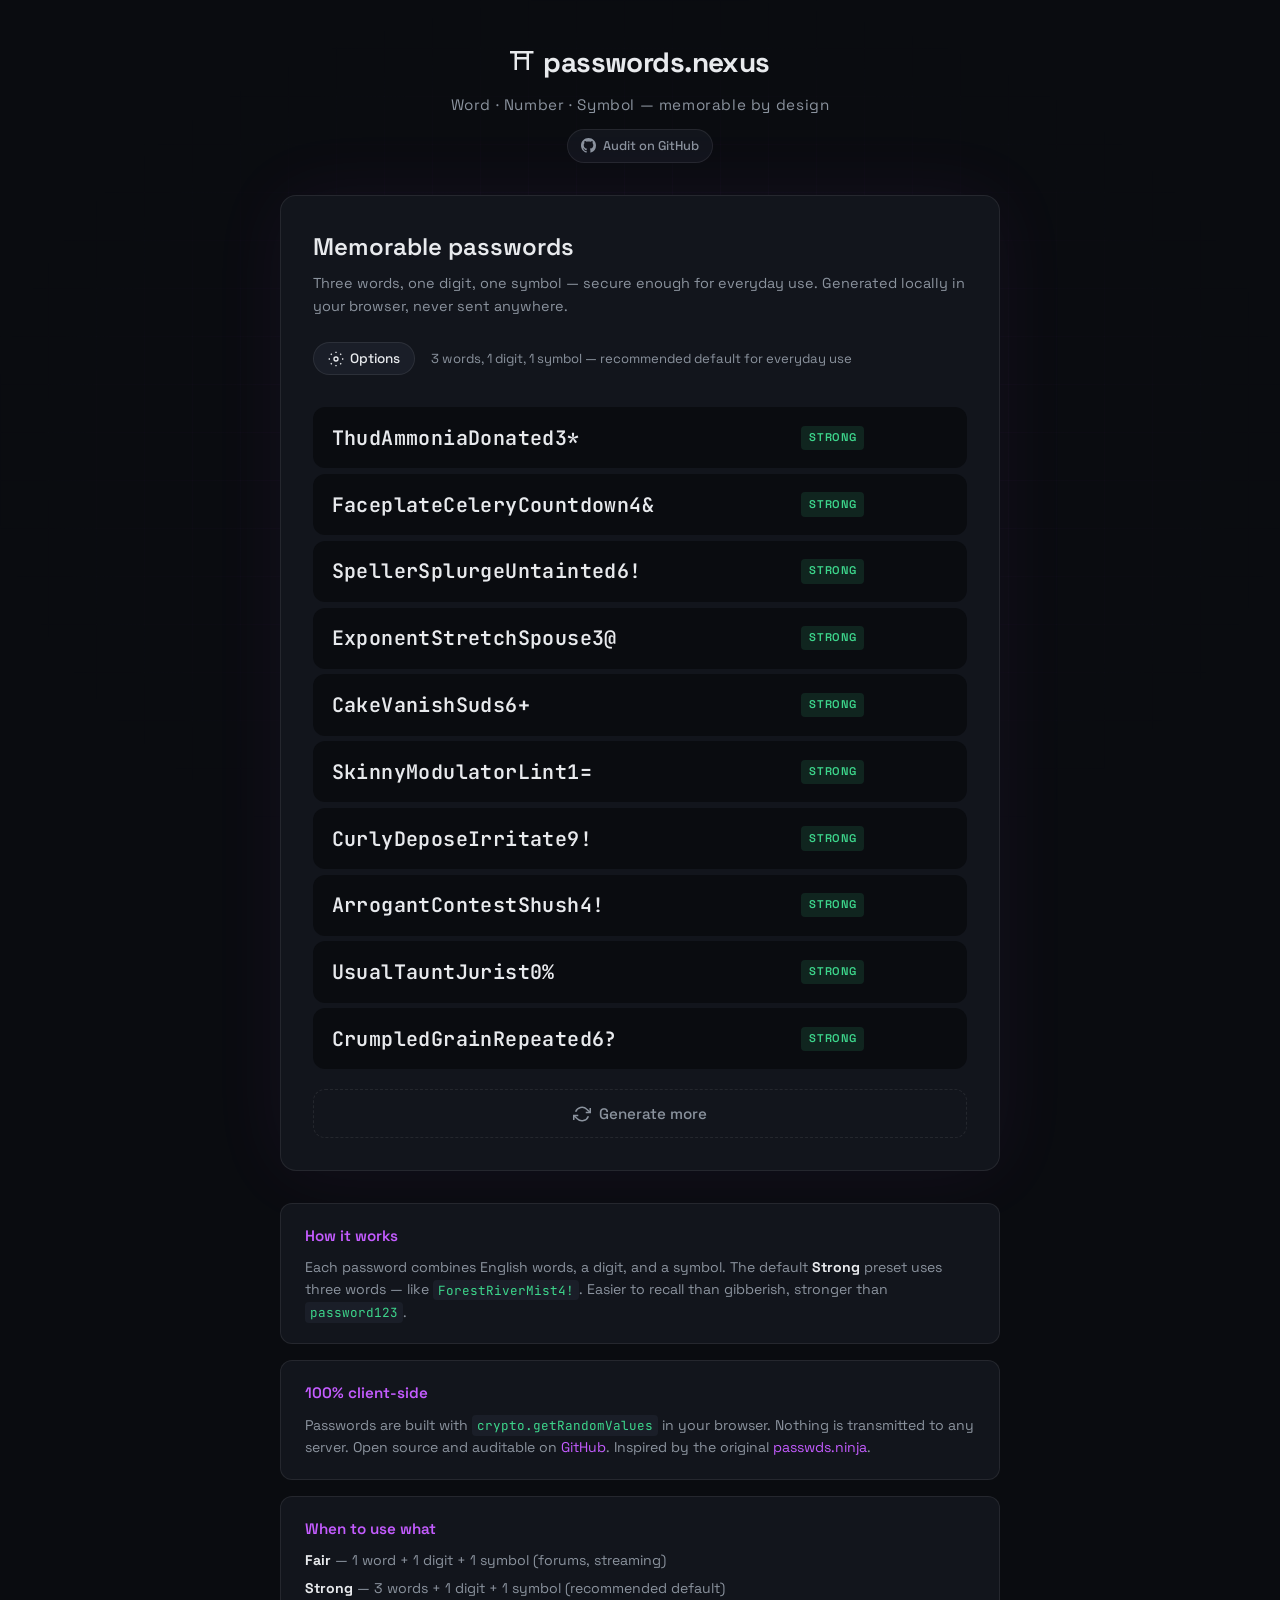
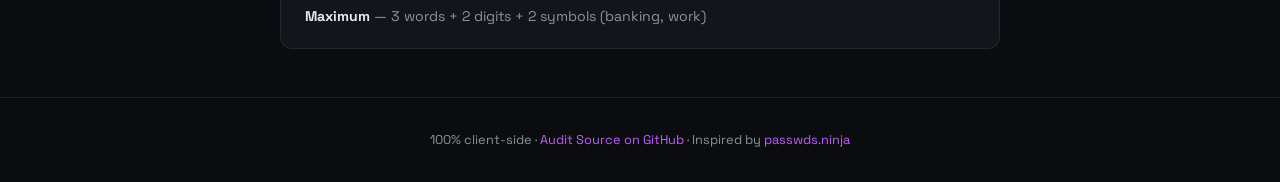
<file: index.html>
<!DOCTYPE html>
<html lang="en">
<head>
  <meta charset="UTF-8">
  <meta name="viewport" content="width=device-width, initial-scale=1.0">
  <title>passwords.nexus — Memorable Password Generator</title>
  <meta name="description" content="Generate easy-to-remember passwords from words, numbers and symbols. All generation happens in your browser — nothing leaves your device.">
  <link rel="preconnect" href="https://fonts.googleapis.com">
  <link rel="preconnect" href="https://fonts.gstatic.com" crossorigin>
  <link href="https://fonts.googleapis.com/css2?family=JetBrains+Mono:wght@400;600&family=Space+Grotesk:wght@400;500;600;700&display=swap" rel="stylesheet">
  <link rel="icon" type="image/svg+xml" href="/favicon.svg">
  <link rel="icon" type="image/png" sizes="32x32" href="/favicon-32x32.png">
  <link rel="icon" type="image/png" sizes="16x16" href="/favicon-16x16.png">
  <link rel="apple-touch-icon" sizes="180x180" href="/apple-touch-icon.png">
  <link rel="manifest" href="/site.webmanifest">
  <meta name="theme-color" content="#0a0c10">
  <link rel="stylesheet" href="css/style.css">
</head>
<body>
  <div class="bg-grid" aria-hidden="true"></div>

  <div class="site">
    <header class="masthead">
      <div class="masthead-inner">
        <a href="/" class="brand">
          <span class="brand-icon">⛩</span>
          <span class="brand-name">passwords.nexus</span>
        </a>
        <p class="tagline">Word · Number · Symbol — memorable by design</p>
        <a href="https://github.com/methinked/passwords.nexus" target="_blank" rel="noopener noreferrer" class="github-badge" title="Audit source code on GitHub">
          <svg width="15" height="15" viewBox="0 0 24 24" fill="currentColor" aria-hidden="true"><path d="M12 0C5.37 0 0 5.37 0 12c0 5.31 3.435 9.795 8.205 11.385.6.105.825-.255.825-.57 0-.285-.015-1.23-.015-2.235-3.015.555-3.795-.735-4.035-1.41-.135-.345-.72-1.41-1.23-1.695-.42-.225-1.02-.78-.015-.795.945-.015 1.62.87 1.845 1.23 1.08 1.815 2.805 1.305 3.495.99.105-.78.42-1.305.765-1.605-2.67-.3-5.46-1.335-5.46-5.925 0-1.305.465-2.385 1.23-3.225-.12-.3-.54-1.53.12-3.18 0 0 1.005-.315 3.3 1.23.96-.27 1.98-.405 3-.405s2.04.135 3 .405c2.295-1.56 3.3-1.23 3.3-1.23.66 1.65.24 2.88.12 3.18.765.84 1.23 1.905 1.23 3.225 0 4.605-2.805 5.625-5.475 5.925.435.375.81 1.095.81 2.22 0 1.605-.015 2.895-.015 3.3 0 .315.225.69.825.57A12.02 12.02 0 0024 12c0-6.63-5.37-12-12-12z"/></svg>
          <span>Audit on GitHub</span>
        </a>
      </div>
    </header>

    <main class="main">
      <section class="generator-card">
        <div class="card-header">
          <h1>Memorable passwords</h1>
          <p class="subtitle">Three words, one digit, one symbol — secure enough for everyday use. Generated locally in your browser, never sent anywhere.</p>
        </div>

        <div class="options-bar">
          <button type="button" class="options-toggle" id="toggleOptions" aria-expanded="false" aria-controls="optionsPanel">
            <svg width="16" height="16" viewBox="0 0 24 24" fill="none" stroke="currentColor" stroke-width="2"><circle cx="12" cy="12" r="3"/><path d="M12 1v2M12 21v2M4.22 4.22l1.42 1.42M18.36 18.36l1.42 1.42M1 12h2M21 12h2M4.22 19.78l1.42-1.42M18.36 5.64l1.42-1.42"/></svg>
            Options
          </button>
          <p class="preset-desc" id="presetDesc"></p>
        </div>

        <div class="options-panel" id="optionsPanel">
          <fieldset class="preset-group">
            <legend>Strength preset</legend>
            <div class="preset-radios">
              <label class="preset-option">
                <input type="radio" name="preset" value="fair">
                <span>Fair</span>
              </label>
              <label class="preset-option">
                <input type="radio" name="preset" value="strong" checked>
                <span>Strong</span>
              </label>
              <label class="preset-option">
                <input type="radio" name="preset" value="maximum">
                <span>Maximum</span>
              </label>
              <label class="preset-option">
                <input type="radio" name="preset" value="custom">
                <span>Custom</span>
              </label>
            </div>
          </fieldset>

          <div class="custom-fields" id="customFields" hidden>
            <label>
              Words
              <select id="wordCount">
                <option value="1">1</option>
                <option value="2">2</option>
                <option value="3" selected>3</option>
              </select>
            </label>
            <label>
              Digits
              <select id="digitCount">
                <option value="1" selected>1</option>
                <option value="2">2</option>
                <option value="3">3</option>
                <option value="4">4</option>
                <option value="5">5</option>
                <option value="6">6</option>
              </select>
            </label>
            <label>
              Symbols
              <select id="symbolCount">
                <option value="1">1</option>
                <option value="2">2</option>
                <option value="3">3</option>
              </select>
            </label>
            <label>
              Word length
              <select id="wordLength">
                <option value="any">Any</option>
                <option value="short">Short (≤5)</option>
                <option value="medium">Medium (5–7)</option>
                <option value="long">Long (8+)</option>
              </select>
            </label>
            <label>
              Capitalisation
              <select id="capMode">
                <option value="title">Title (River)</option>
                <option value="lower">lowercase</option>
                <option value="random">MiXeD</option>
              </select>
            </label>
            <label>
              Word separator
              <select id="separator">
                <option value="">None</option>
                <option value="-">Hyphen (-)</option>
                <option value=".">Dot (.)</option>
              </select>
            </label>
          </div>
        </div>

        <ul class="password-list" id="passwords" aria-live="polite"></ul>

        <button type="button" class="more-btn" id="moreBtn">
          <svg width="18" height="18" viewBox="0 0 24 24" fill="none" stroke="currentColor" stroke-width="2"><path d="M23 4v6h-6M1 20v-6h6"/><path d="M3.51 9a9 9 0 0114.85-3.36L23 10M1 14l4.64 4.36A9 9 0 0020.49 15"/></svg>
          Generate more
        </button>
      </section>

      <section class="info-grid">
        <article class="info-card">
          <h2>How it works</h2>
          <p>Each password combines English words, a digit, and a symbol. The default <strong>Strong</strong> preset uses three words — like <code>ForestRiverMist4!</code>. Easier to recall than gibberish, stronger than <code>password123</code>.</p>
        </article>
        <article class="info-card">
          <h2>100% client-side</h2>
          <p>Passwords are built with <code>crypto.getRandomValues</code> in your browser. Nothing is transmitted to any server. Open source and auditable on <a href="https://github.com/methinked/passwords.nexus" target="_blank" rel="noopener noreferrer">GitHub</a>. Inspired by the original <a href="https://github.com/allixsenos/passwds-ninja-web" target="_blank" rel="noopener">passwds.ninja</a>.</p>
        </article>
        <article class="info-card">
          <h2>When to use what</h2>
          <ul>
            <li><strong>Fair</strong> — 1 word + 1 digit + 1 symbol (forums, streaming)</li>
            <li><strong>Strong</strong> — 3 words + 1 digit + 1 symbol (recommended default)</li>
            <li><strong>Maximum</strong> — 3 words + 2 digits + 2 symbols (banking, work)</li>
          </ul>
        </article>
      </section>
    </main>

    <footer class="footer">
      <p>100% client-side · <a href="https://github.com/methinked/passwords.nexus" target="_blank" rel="noopener noreferrer">Audit Source on GitHub</a> · Inspired by <a href="https://passwds.ninja" target="_blank" rel="noopener">passwds.ninja</a></p>
    </footer>
  </div>

  <div class="toast" id="toast" role="status" aria-live="polite"></div>

  <script type="module" src="js/app.js"></script>
</body>
</html>
</file>
<file: css/style.css>
:root {
  --bg: #0a0c10;
  --bg-card: #12151c;
  --bg-elevated: #1a1e28;
  --border: rgba(255, 255, 255, 0.08);
  --text: #e8eaed;
  --text-muted: #8b939e;
  --accent: #c45cff;
  --accent-dim: rgba(196, 92, 255, 0.15);
  --accent-glow: rgba(196, 92, 255, 0.35);
  --green: #3dd68c;
  --yellow: #f5c542;
  --orange: #f59e42;
  --font: 'Space Grotesk', system-ui, sans-serif;
  --mono: 'JetBrains Mono', ui-monospace, monospace;
  --radius: 12px;
  --transition: 0.2s ease;
}

*, *::before, *::after { box-sizing: border-box; margin: 0; padding: 0; }

html { scroll-behavior: smooth; }

body {
  font-family: var(--font);
  background: var(--bg);
  color: var(--text);
  min-height: 100vh;
  line-height: 1.6;
  -webkit-font-smoothing: antialiased;
}

.bg-grid {
  position: fixed;
  inset: 0;
  background-image:
    linear-gradient(rgba(196, 92, 255, 0.03) 1px, transparent 1px),
    linear-gradient(90deg, rgba(196, 92, 255, 0.03) 1px, transparent 1px);
  background-size: 48px 48px;
  mask-image: radial-gradient(ellipse at center, black 20%, transparent 75%);
  pointer-events: none;
  z-index: 0;
}

.site {
  position: relative;
  z-index: 1;
  min-height: 100vh;
  display: flex;
  flex-direction: column;
}

a { color: var(--accent); text-decoration: none; }
a:hover { text-decoration: underline; }

code {
  font-family: var(--mono);
  font-size: 0.9em;
  background: var(--bg-elevated);
  padding: 0.15em 0.4em;
  border-radius: 4px;
  color: var(--green);
}

/* Header */
.masthead {
  padding: 2.5rem 1.5rem 1rem;
  text-align: center;
}

.brand {
  display: inline-flex;
  align-items: center;
  gap: 0.6rem;
  color: var(--text);
  text-decoration: none;
  font-size: 1.75rem;
  font-weight: 700;
  letter-spacing: -0.02em;
}

.brand:hover { text-decoration: none; opacity: 0.9; }

.brand-icon { font-size: 1.5rem; filter: grayscale(0.2); }

.tagline {
  margin-top: 0.5rem;
  color: var(--text-muted);
  font-size: 0.95rem;
  letter-spacing: 0.04em;
}

.github-badge {
  display: inline-flex;
  align-items: center;
  gap: 0.45rem;
  margin-top: 0.75rem;
  padding: 0.35rem 0.8rem;
  font-size: 0.8rem;
  font-weight: 500;
  color: var(--text-muted);
  background: var(--bg-card);
  border: 1px solid var(--border);
  border-radius: 100px;
  text-decoration: none;
  transition: var(--transition);
}

.github-badge:hover {
  color: var(--text);
  border-color: var(--accent);
  background: var(--bg-elevated);
  text-decoration: none;
  box-shadow: 0 2px 12px var(--accent-dim);
}

.github-badge svg {
  fill: currentColor;
  flex-shrink: 0;
}

/* Main */
.main {
  flex: 1;
  width: min(720px, 92vw);
  margin: 0 auto;
  padding: 1rem 0 3rem;
}

.generator-card {
  background: var(--bg-card);
  border: 1px solid var(--border);
  border-radius: calc(var(--radius) + 4px);
  padding: 2rem;
  box-shadow: 0 0 80px rgba(196, 92, 255, 0.06);
}

.card-header h1 {
  font-size: 1.5rem;
  font-weight: 600;
  margin-bottom: 0.35rem;
}

.subtitle {
  color: var(--text-muted);
  font-size: 0.9rem;
}

/* Options */
.options-bar {
  display: flex;
  align-items: center;
  gap: 1rem;
  margin: 1.5rem 0 0.75rem;
  flex-wrap: wrap;
}

.options-toggle {
  display: inline-flex;
  align-items: center;
  gap: 0.4rem;
  background: var(--bg-elevated);
  border: 1px solid var(--border);
  color: var(--text);
  padding: 0.45rem 0.85rem;
  border-radius: 100px;
  font-family: var(--font);
  font-size: 0.85rem;
  font-weight: 500;
  cursor: pointer;
  transition: border-color var(--transition), background var(--transition);
}

.options-toggle:hover {
  border-color: var(--accent);
  background: var(--accent-dim);
}

.preset-desc {
  color: var(--text-muted);
  font-size: 0.82rem;
  flex: 1;
  min-width: 200px;
}

.options-panel {
  max-height: 0;
  overflow: hidden;
  opacity: 0;
  transition: max-height 0.35s ease, opacity 0.25s ease, margin 0.25s ease;
  margin-bottom: 0;
}

.options-panel.open {
  max-height: 400px;
  opacity: 1;
  margin-bottom: 1rem;
  padding-top: 0.5rem;
}

.preset-group {
  border: none;
  margin-bottom: 1rem;
}

.preset-group legend {
  font-size: 0.75rem;
  font-weight: 600;
  text-transform: uppercase;
  letter-spacing: 0.08em;
  color: var(--text-muted);
  margin-bottom: 0.6rem;
}

.preset-radios {
  display: flex;
  flex-wrap: wrap;
  gap: 0.5rem;
}

.preset-option {
  cursor: pointer;
}

.preset-option input { position: absolute; opacity: 0; pointer-events: none; }

.preset-option span {
  display: block;
  padding: 0.4rem 0.85rem;
  border-radius: 100px;
  border: 1px solid var(--border);
  font-size: 0.85rem;
  font-weight: 500;
  transition: all var(--transition);
}

.preset-option input:checked + span {
  background: var(--accent-dim);
  border-color: var(--accent);
  color: var(--accent);
}

.preset-option:hover span { border-color: rgba(196, 92, 255, 0.4); }

.custom-fields {
  display: grid;
  grid-template-columns: repeat(auto-fill, minmax(140px, 1fr));
  gap: 0.75rem;
}

.custom-fields label {
  display: flex;
  flex-direction: column;
  gap: 0.3rem;
  font-size: 0.75rem;
  font-weight: 600;
  text-transform: uppercase;
  letter-spacing: 0.05em;
  color: var(--text-muted);
}

.custom-fields select {
  background: var(--bg-elevated);
  border: 1px solid var(--border);
  color: var(--text);
  padding: 0.45rem 0.6rem;
  border-radius: 8px;
  font-family: var(--font);
  font-size: 0.9rem;
  cursor: pointer;
}

.custom-fields select:focus {
  outline: none;
  border-color: var(--accent);
}

/* Password list */
.password-list {
  list-style: none;
  margin: 1.25rem 0;
  display: flex;
  flex-direction: column;
  gap: 0.35rem;
}

.password-item {
  display: flex;
  align-items: center;
  justify-content: space-between;
  gap: 1rem;
  padding: 0.85rem 1.1rem;
  background: var(--bg);
  border: 1px solid transparent;
  border-radius: var(--radius);
  cursor: pointer;
  transition: border-color var(--transition), background var(--transition), transform var(--transition);
  user-select: none;
}

.password-item:hover {
  border-color: var(--accent);
  background: var(--accent-dim);
  transform: translateX(4px);
}

.password-item:active { transform: scale(0.99); }

.password-text {
  font-family: var(--mono);
  font-size: clamp(1rem, 3.5vw, 1.25rem);
  font-weight: 600;
  letter-spacing: 0.02em;
  color: var(--text);
}

.password-meta {
  display: flex;
  align-items: center;
  gap: 0.75rem;
  flex-shrink: 0;
}

.strength {
  font-size: 0.7rem;
  font-weight: 600;
  text-transform: uppercase;
  letter-spacing: 0.06em;
  padding: 0.2rem 0.5rem;
  border-radius: 4px;
}

.strength.fair { color: var(--orange); background: rgba(245, 158, 66, 0.12); }
.strength.strong { color: var(--green); background: rgba(61, 214, 140, 0.12); }
.strength.maximum { color: var(--accent); background: var(--accent-dim); }

.copy-hint {
  font-size: 0.72rem;
  color: var(--text-muted);
  opacity: 0;
  transition: opacity var(--transition);
}

.password-item:hover .copy-hint { opacity: 1; }

.more-btn {
  display: flex;
  align-items: center;
  justify-content: center;
  gap: 0.5rem;
  width: 100%;
  padding: 0.85rem;
  background: transparent;
  border: 1px dashed var(--border);
  border-radius: var(--radius);
  color: var(--text-muted);
  font-family: var(--font);
  font-size: 0.95rem;
  font-weight: 500;
  cursor: pointer;
  transition: all var(--transition);
}

.more-btn:hover {
  border-color: var(--accent);
  color: var(--accent);
  background: var(--accent-dim);
}

/* Info */
.info-grid {
  display: grid;
  gap: 1rem;
  margin-top: 2rem;
}

.info-card {
  background: var(--bg-card);
  border: 1px solid var(--border);
  border-radius: var(--radius);
  padding: 1.25rem 1.5rem;
}

.info-card h2 {
  font-size: 0.95rem;
  font-weight: 600;
  margin-bottom: 0.5rem;
  color: var(--accent);
}

.info-card p, .info-card ul {
  font-size: 0.88rem;
  color: var(--text-muted);
}

.info-card ul {
  list-style: none;
  display: flex;
  flex-direction: column;
  gap: 0.35rem;
}

.info-card strong { color: var(--text); }

/* Footer */
.footer {
  text-align: center;
  padding: 2rem 1.5rem;
  font-size: 0.8rem;
  color: var(--text-muted);
  border-top: 1px solid var(--border);
}

/* Toast */
.toast {
  position: fixed;
  bottom: 2rem;
  left: 50%;
  transform: translateX(-50%) translateY(20px);
  background: var(--bg-elevated);
  border: 1px solid var(--accent);
  color: var(--text);
  padding: 0.75rem 1.25rem;
  border-radius: 100px;
  font-family: var(--mono);
  font-size: 0.85rem;
  box-shadow: 0 8px 32px var(--accent-glow);
  opacity: 0;
  visibility: hidden;
  transition: opacity 0.25s, transform 0.25s, visibility 0.25s;
  z-index: 100;
  max-width: 90vw;
  white-space: nowrap;
  overflow: hidden;
  text-overflow: ellipsis;
}

.toast.visible {
  opacity: 1;
  visibility: visible;
  transform: translateX(-50%) translateY(0);
}

@media (max-width: 600px) {
  .generator-card { padding: 1.25rem; }
  .password-item {
    flex-direction: column;
    align-items: flex-start;
    gap: 0.35rem;
  }
  .password-meta { width: 100%; justify-content: space-between; }
  .copy-hint { opacity: 1; }
}
</file>
